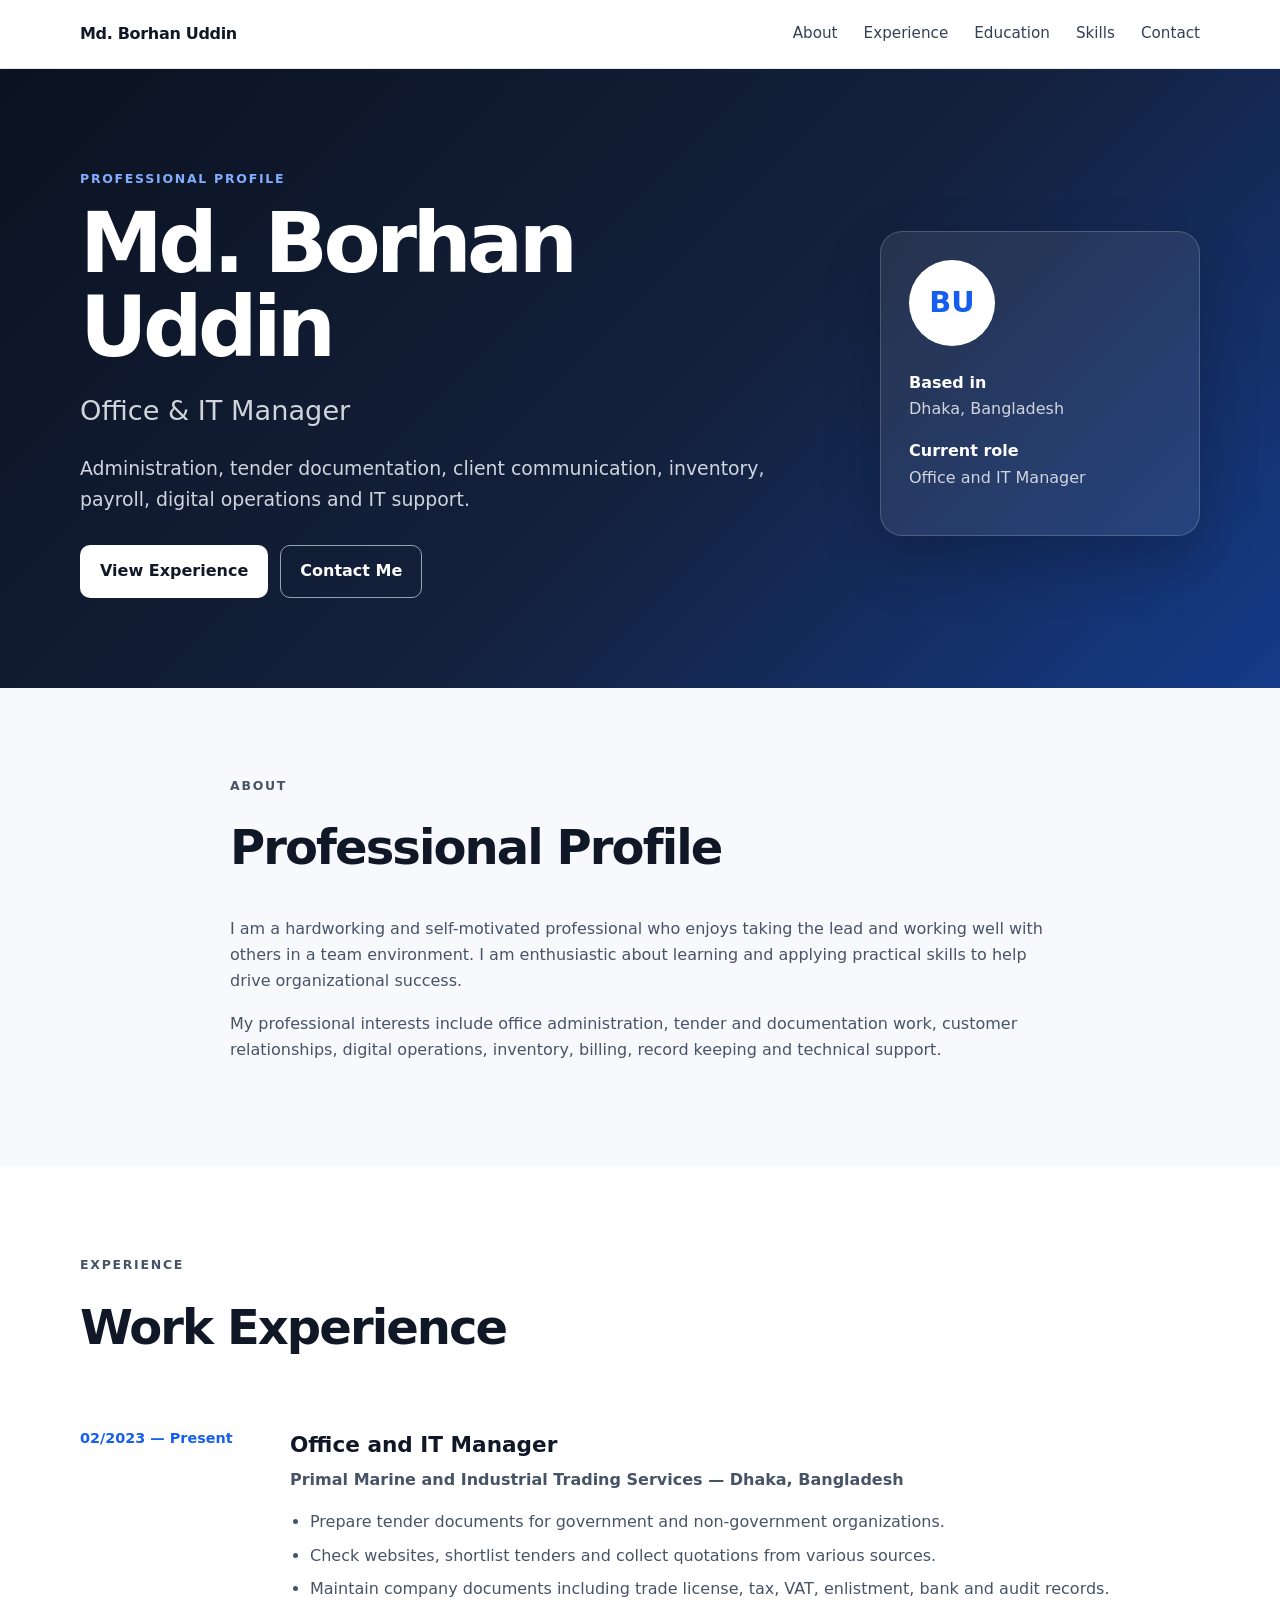
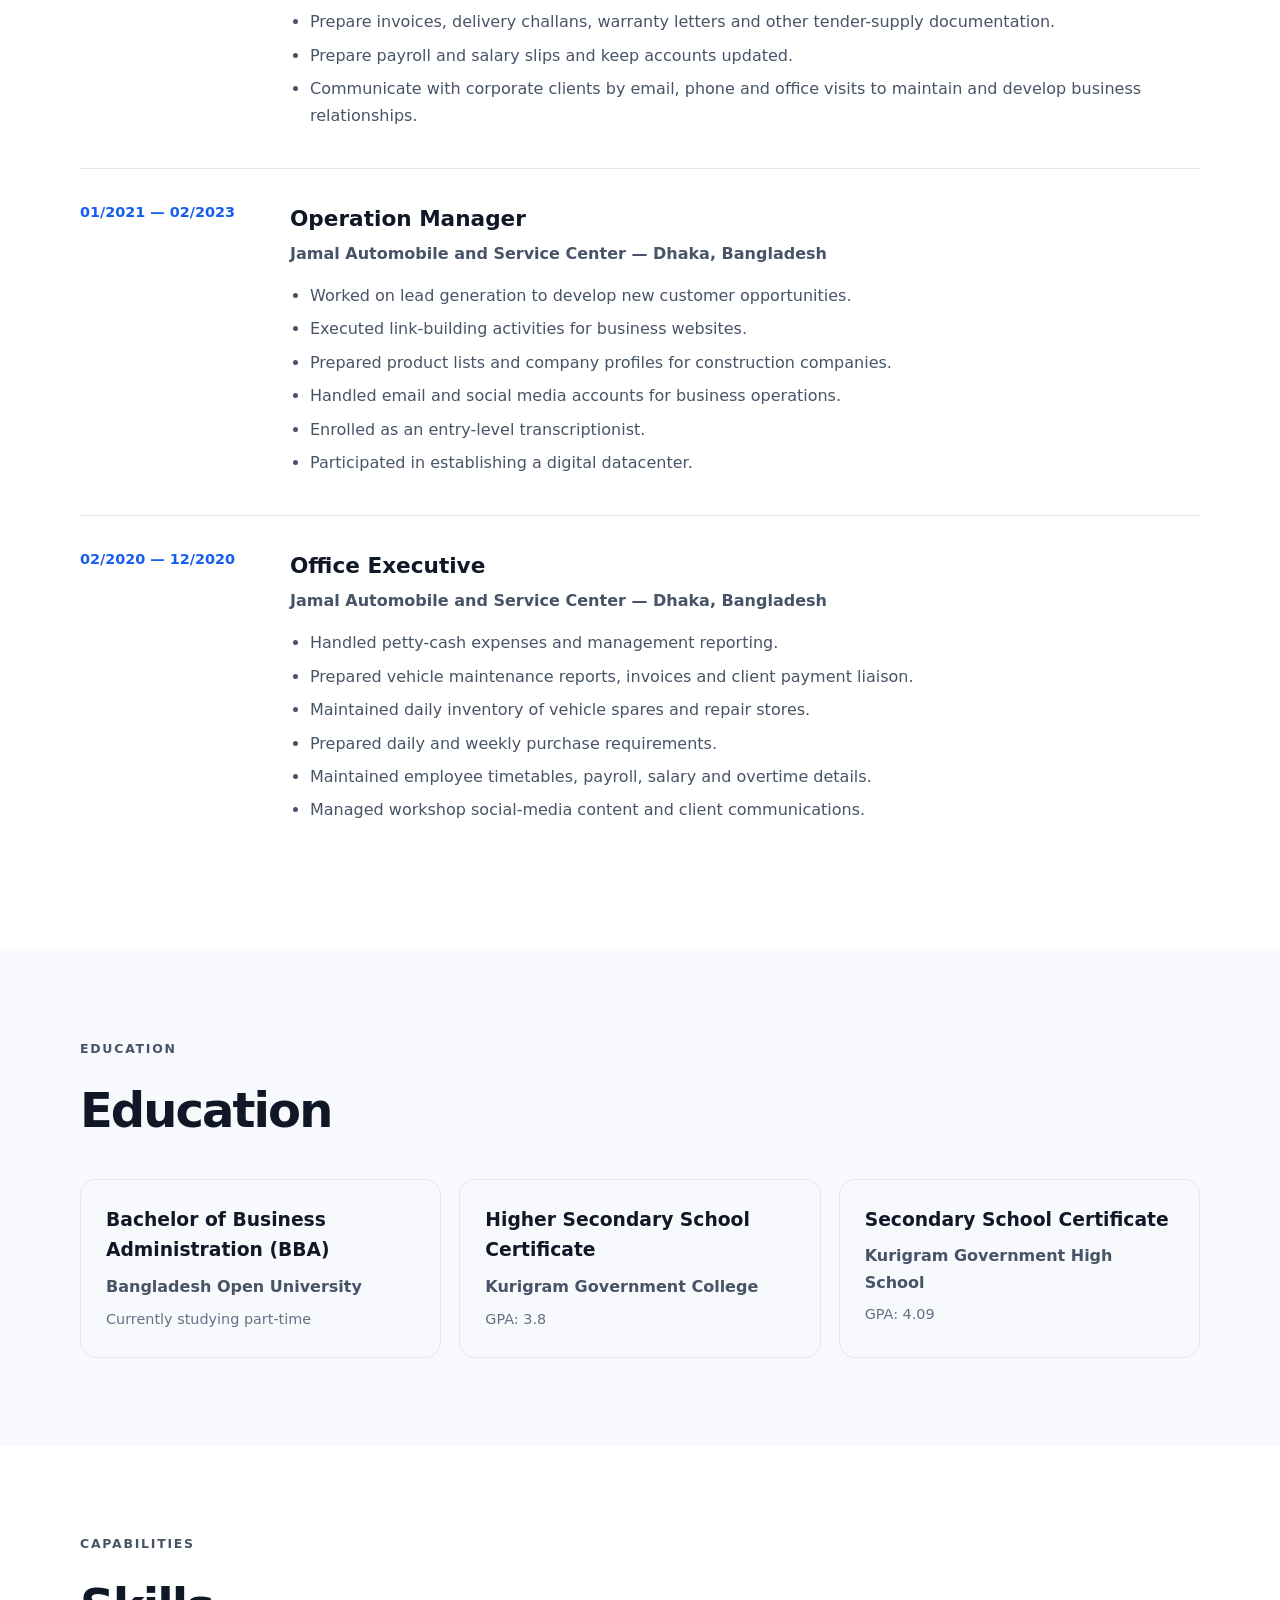
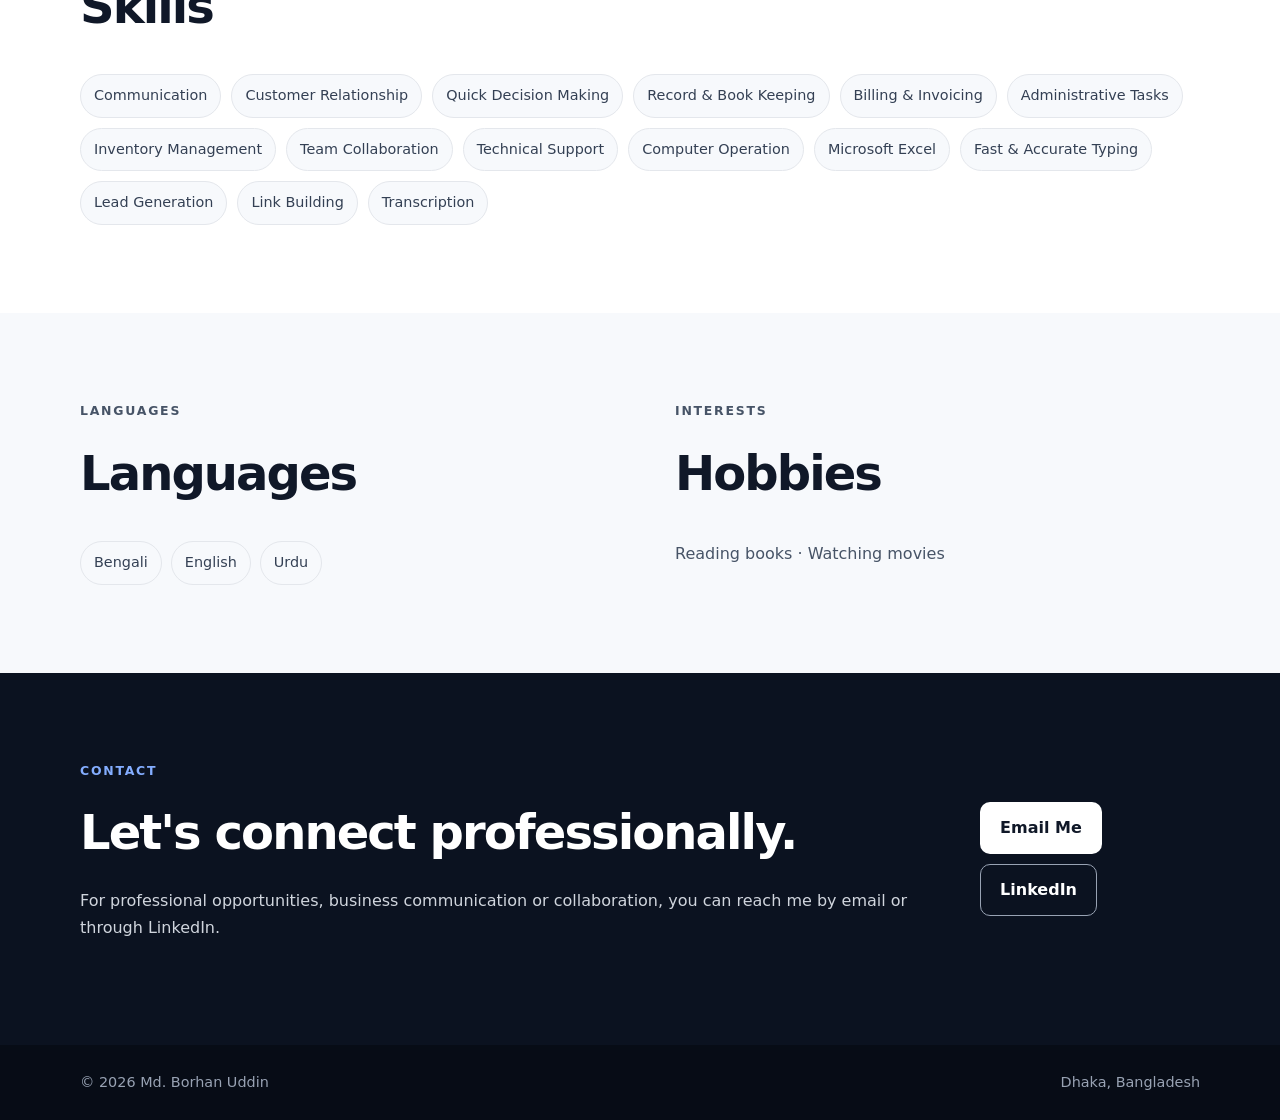
<file: index.html>
<!DOCTYPE html>
<html lang="en">
<head>
  <meta charset="UTF-8">
  <meta name="viewport" content="width=device-width, initial-scale=1.0">
  <title>Md. Borhan Uddin | Office & IT Manager | Dhaka, Bangladesh</title>
  <meta name="description" content="Professional profile of Md. Borhan Uddin, an Office and IT Manager in Dhaka, Bangladesh, with experience in tender documentation, administration, client communication, inventory, payroll, digital skills and IT support.">
  <meta name="author" content="Md. Borhan Uddin">
  <meta name="robots" content="index, follow">
  <link rel="canonical" href="https://borhanuddin01-1.github.io/borhan-uddin/">
  <meta property="og:type" content="profile">
  <meta property="og:title" content="Md. Borhan Uddin | Office & IT Manager">
  <meta property="og:description" content="Professional profile, experience, education and skills of Md. Borhan Uddin.">
  <meta property="og:url" content="https://borhanuddin01-1.github.io/borhan-uddin/">
  <meta name="theme-color" content="#0b1220">
  <link rel="stylesheet" href="style.css">

  <script type="application/ld+json">
  {
    "@context": "https://schema.org",
    "@type": "Person",
    "name": "Md. Borhan Uddin",
    "jobTitle": "Office and IT Manager",
    "email": "mailto:jamichowdhury08@gmail.com",
    "url": "https://borhanuddin01-1.github.io/borhan-uddin/",
    "sameAs": [
      "https://www.linkedin.com/in/md-borhan-uddin-8219a1280/",
      "https://www.facebook.com/borhan.uddin.real.01/",
      "https://www.instagram.com/jamichowdhury08/"
    ],
    "knowsLanguage": ["Bengali", "English", "Urdu"],
    "worksFor": {
      "@type": "Organization",
      "name": "Primal Marine and Industrial Trading Services"
    },
    "address": {
      "@type": "PostalAddress",
      "addressLocality": "Dhaka",
      "addressCountry": "BD"
    }
  }
  </script>
</head>

<body>
<header class="site-header">
  <nav class="nav container" aria-label="Main navigation">
    <a class="brand" href="#top">Md. Borhan Uddin</a>
    <button class="menu-toggle" aria-label="Toggle menu" aria-expanded="false">☰</button>
    <div class="nav-links">
      <a href="#about">About</a>
      <a href="#experience">Experience</a>
      <a href="#education">Education</a>
      <a href="#skills">Skills</a>
      <a href="#contact">Contact</a>
    </div>
  </nav>
</header>

<main id="top">
  <section class="hero">
    <div class="container hero-grid">
      <div>
        <p class="eyebrow">PROFESSIONAL PROFILE</p>
        <h1>Md. Borhan Uddin</h1>
        <h2>Office &amp; IT Manager</h2>
        <p class="lead">
          Administration, tender documentation, client communication, inventory,
          payroll, digital operations and IT support.
        </p>
        <div class="actions">
          <a class="btn primary" href="#experience">View Experience</a>
          <a class="btn secondary" href="#contact">Contact Me</a>
        </div>
      </div>
      <aside class="hero-card">
        <div class="initials">BU</div>
        <p><strong>Based in</strong><br>Dhaka, Bangladesh</p>
        <p><strong>Current role</strong><br>Office and IT Manager</p>
      </aside>
    </div>
  </section>

  <section id="about" class="section">
    <div class="container narrow">
      <p class="section-label">ABOUT</p>
      <h2>Professional Profile</h2>
      <p>
        I am a hardworking and self-motivated professional who enjoys taking the
        lead and working well with others in a team environment. I am enthusiastic
        about learning and applying practical skills to help drive organizational
        success.
      </p>
      <p>
        My professional interests include office administration, tender and
        documentation work, customer relationships, digital operations, inventory,
        billing, record keeping and technical support.
      </p>
    </div>
  </section>

  <section id="experience" class="section alt">
    <div class="container">
      <p class="section-label">EXPERIENCE</p>
      <h2>Work Experience</h2>

      <article class="timeline-card">
        <div class="date">02/2023 — Present</div>
        <div>
          <h3>Office and IT Manager</h3>
          <p class="company">Primal Marine and Industrial Trading Services — Dhaka, Bangladesh</p>
          <ul>
            <li>Prepare tender documents for government and non-government organizations.</li>
            <li>Check websites, shortlist tenders and collect quotations from various sources.</li>
            <li>Maintain company documents including trade license, tax, VAT, enlistment, bank and audit records.</li>
            <li>Prepare invoices, delivery challans, warranty letters and other tender-supply documentation.</li>
            <li>Prepare payroll and salary slips and keep accounts updated.</li>
            <li>Communicate with corporate clients by email, phone and office visits to maintain and develop business relationships.</li>
          </ul>
        </div>
      </article>

      <article class="timeline-card">
        <div class="date">01/2021 — 02/2023</div>
        <div>
          <h3>Operation Manager</h3>
          <p class="company">Jamal Automobile and Service Center — Dhaka, Bangladesh</p>
          <ul>
            <li>Worked on lead generation to develop new customer opportunities.</li>
            <li>Executed link-building activities for business websites.</li>
            <li>Prepared product lists and company profiles for construction companies.</li>
            <li>Handled email and social media accounts for business operations.</li>
            <li>Enrolled as an entry-level transcriptionist.</li>
            <li>Participated in establishing a digital datacenter.</li>
          </ul>
        </div>
      </article>

      <article class="timeline-card">
        <div class="date">02/2020 — 12/2020</div>
        <div>
          <h3>Office Executive</h3>
          <p class="company">Jamal Automobile and Service Center — Dhaka, Bangladesh</p>
          <ul>
            <li>Handled petty-cash expenses and management reporting.</li>
            <li>Prepared vehicle maintenance reports, invoices and client payment liaison.</li>
            <li>Maintained daily inventory of vehicle spares and repair stores.</li>
            <li>Prepared daily and weekly purchase requirements.</li>
            <li>Maintained employee timetables, payroll, salary and overtime details.</li>
            <li>Managed workshop social-media content and client communications.</li>
          </ul>
        </div>
      </article>
    </div>
  </section>

  <section id="education" class="section">
    <div class="container">
      <p class="section-label">EDUCATION</p>
      <h2>Education</h2>
      <div class="cards">
        <article class="info-card">
          <h3>Bachelor of Business Administration (BBA)</h3>
          <p>Bangladesh Open University</p>
          <span>Currently studying part-time</span>
        </article>
        <article class="info-card">
          <h3>Higher Secondary School Certificate</h3>
          <p>Kurigram Government College</p>
          <span>GPA: 3.8</span>
        </article>
        <article class="info-card">
          <h3>Secondary School Certificate</h3>
          <p>Kurigram Government High School</p>
          <span>GPA: 4.09</span>
        </article>
      </div>
    </div>
  </section>

  <section id="skills" class="section alt">
    <div class="container">
      <p class="section-label">CAPABILITIES</p>
      <h2>Skills</h2>
      <div class="skill-grid">
        <span>Communication</span>
        <span>Customer Relationship</span>
        <span>Quick Decision Making</span>
        <span>Record &amp; Book Keeping</span>
        <span>Billing &amp; Invoicing</span>
        <span>Administrative Tasks</span>
        <span>Inventory Management</span>
        <span>Team Collaboration</span>
        <span>Technical Support</span>
        <span>Computer Operation</span>
        <span>Microsoft Excel</span>
        <span>Fast &amp; Accurate Typing</span>
        <span>Lead Generation</span>
        <span>Link Building</span>
        <span>Transcription</span>
      </div>
    </div>
  </section>

  <section class="section">
    <div class="container split">
      <div>
        <p class="section-label">LANGUAGES</p>
        <h2>Languages</h2>
        <div class="language-list">
          <span>Bengali</span><span>English</span><span>Urdu</span>
        </div>
      </div>
      <div>
        <p class="section-label">INTERESTS</p>
        <h2>Hobbies</h2>
        <p>Reading books · Watching movies</p>
      </div>
    </div>
  </section>

  <section id="contact" class="section contact">
    <div class="container contact-box">
      <div>
        <p class="section-label">CONTACT</p>
        <h2>Let's connect professionally.</h2>
        <p>For professional opportunities, business communication or collaboration, you can reach me by email or through LinkedIn.</p>
      </div>
      <div class="contact-links">
        <a class="btn primary" href="mailto:jamichowdhury08@gmail.com">Email Me</a>
        <a class="btn secondary" href="https://www.linkedin.com/in/md-borhan-uddin-8219a1280/" target="_blank" rel="noopener">LinkedIn</a>
      </div>
    </div>
  </section>
</main>

<footer>
  <div class="container footer-inner">
    <span>© <span id="year"></span> Md. Borhan Uddin</span>
    <span>Dhaka, Bangladesh</span>
  </div>
</footer>

<script src="script.js"></script>
</body>
</html>
</file>
<file: style.css>
*{box-sizing:border-box}
:root{--bg:#f7f9fc;--surface:#fff;--ink:#101828;--muted:#667085;--line:#e4e7ec;--accent:#155eef;--accent2:#0b1220}
html{scroll-behavior:smooth}
body{margin:0;font-family:Inter,ui-sans-serif,system-ui,-apple-system,BlinkMacSystemFont,"Segoe UI",sans-serif;color:var(--ink);background:var(--bg);line-height:1.65}
a{color:inherit}
.container{width:min(1120px,92%);margin:auto}.narrow{max-width:820px;margin-left:auto;margin-right:auto}
.site-header{position:sticky;top:0;z-index:20;background:rgba(255,255,255,.92);backdrop-filter:blur(12px);border-bottom:1px solid var(--line)}
.nav{min-height:68px;display:flex;align-items:center;justify-content:space-between}.brand{font-weight:800;text-decoration:none;letter-spacing:-.02em}
.nav-links{display:flex;gap:26px}.nav-links a{text-decoration:none;color:#344054;font-size:.95rem}.nav-links a:hover{color:var(--accent)}
.menu-toggle{display:none;border:0;background:none;font-size:1.5rem}
.hero{padding:100px 0 90px;background:linear-gradient(135deg,#0b1220 0%,#14213d 55%,#155eef 160%);color:white}
.hero-grid{display:grid;grid-template-columns:1fr 320px;gap:70px;align-items:center}
.eyebrow,.section-label{font-size:.78rem;font-weight:800;letter-spacing:.14em;color:#84adff;margin:0 0 12px}
.hero h1{font-size:clamp(2.7rem,7vw,5.2rem);line-height:1.02;letter-spacing:-.055em;margin:0}
.hero h2{font-size:clamp(1.25rem,2.5vw,1.7rem);font-weight:500;color:#d0d5dd;margin:18px 0}
.lead{max-width:720px;font-size:1.18rem;color:#d0d5dd}
.actions{display:flex;gap:12px;flex-wrap:wrap;margin-top:30px}.btn{display:inline-block;padding:12px 19px;border-radius:10px;text-decoration:none;font-weight:700;border:1px solid transparent}
.btn.primary{background:white;color:#101828}.btn.secondary{border-color:#98a2b3;color:white;background:transparent}.btn:hover{transform:translateY(-1px)}
.hero-card{padding:28px;border:1px solid rgba(255,255,255,.18);border-radius:22px;background:rgba(255,255,255,.08);box-shadow:0 25px 60px rgba(0,0,0,.2)}
.initials{width:86px;height:86px;border-radius:50%;display:grid;place-items:center;background:#fff;color:#155eef;font-weight:900;font-size:1.8rem;margin-bottom:24px}
.hero-card p{color:#d0d5dd}.hero-card strong{color:white}
.section{padding:88px 0}.section.alt{background:white}.section h2{font-size:clamp(2rem,4vw,3rem);letter-spacing:-.04em;margin:0 0 28px}.section p{color:#475467}
.timeline-card{display:grid;grid-template-columns:180px 1fr;gap:30px;padding:32px 0;border-top:1px solid var(--line)}
.timeline-card:first-of-type{border-top:0}.date{font-weight:800;color:var(--accent);font-size:.9rem}.timeline-card h3{font-size:1.35rem;margin:0 0 4px}.company{margin:0 0 16px;font-weight:600;color:#475467!important}.timeline-card ul{margin:0;padding-left:20px;color:#475467}.timeline-card li{margin:7px 0}
.cards{display:grid;grid-template-columns:repeat(3,1fr);gap:18px}.info-card{background:var(--bg);border:1px solid var(--line);padding:25px;border-radius:16px}.info-card h3{margin:0 0 8px}.info-card p{margin:0 0 5px;font-weight:600}.info-card span{font-size:.9rem;color:var(--muted)}
.skill-grid{display:flex;flex-wrap:wrap;gap:10px}.skill-grid span,.language-list span{padding:9px 13px;background:var(--bg);border:1px solid var(--line);border-radius:999px;font-size:.9rem;color:#344054}
.split{display:grid;grid-template-columns:1fr 1fr;gap:70px}.language-list{display:flex;flex-wrap:wrap;gap:9px}
.contact{background:#0b1220;color:white}.contact-box{display:flex;justify-content:space-between;gap:40px;align-items:center}.contact .section-label{color:#84adff}.contact h2{margin-bottom:10px}.contact p{color:#d0d5dd}.contact-links{display:flex;gap:10px;flex-wrap:wrap}
footer{background:#070c16;color:#98a2b3}.footer-inner{min-height:75px;display:flex;justify-content:space-between;align-items:center;font-size:.9rem}
@media(max-width:760px){.nav-links{display:none;position:absolute;top:68px;left:0;right:0;background:white;padding:20px 4%;border-bottom:1px solid var(--line);flex-direction:column;gap:14px}.nav-links.open{display:flex}.menu-toggle{display:block}.hero{padding:70px 0}.hero-grid,.split{grid-template-columns:1fr}.hero-card{max-width:420px}.timeline-card{grid-template-columns:1fr;gap:8px}.cards{grid-template-columns:1fr}.contact-box{flex-direction:column;align-items:flex-start}.footer-inner{flex-direction:column;justify-content:center;gap:5px;padding:18px 0}}
</file>
